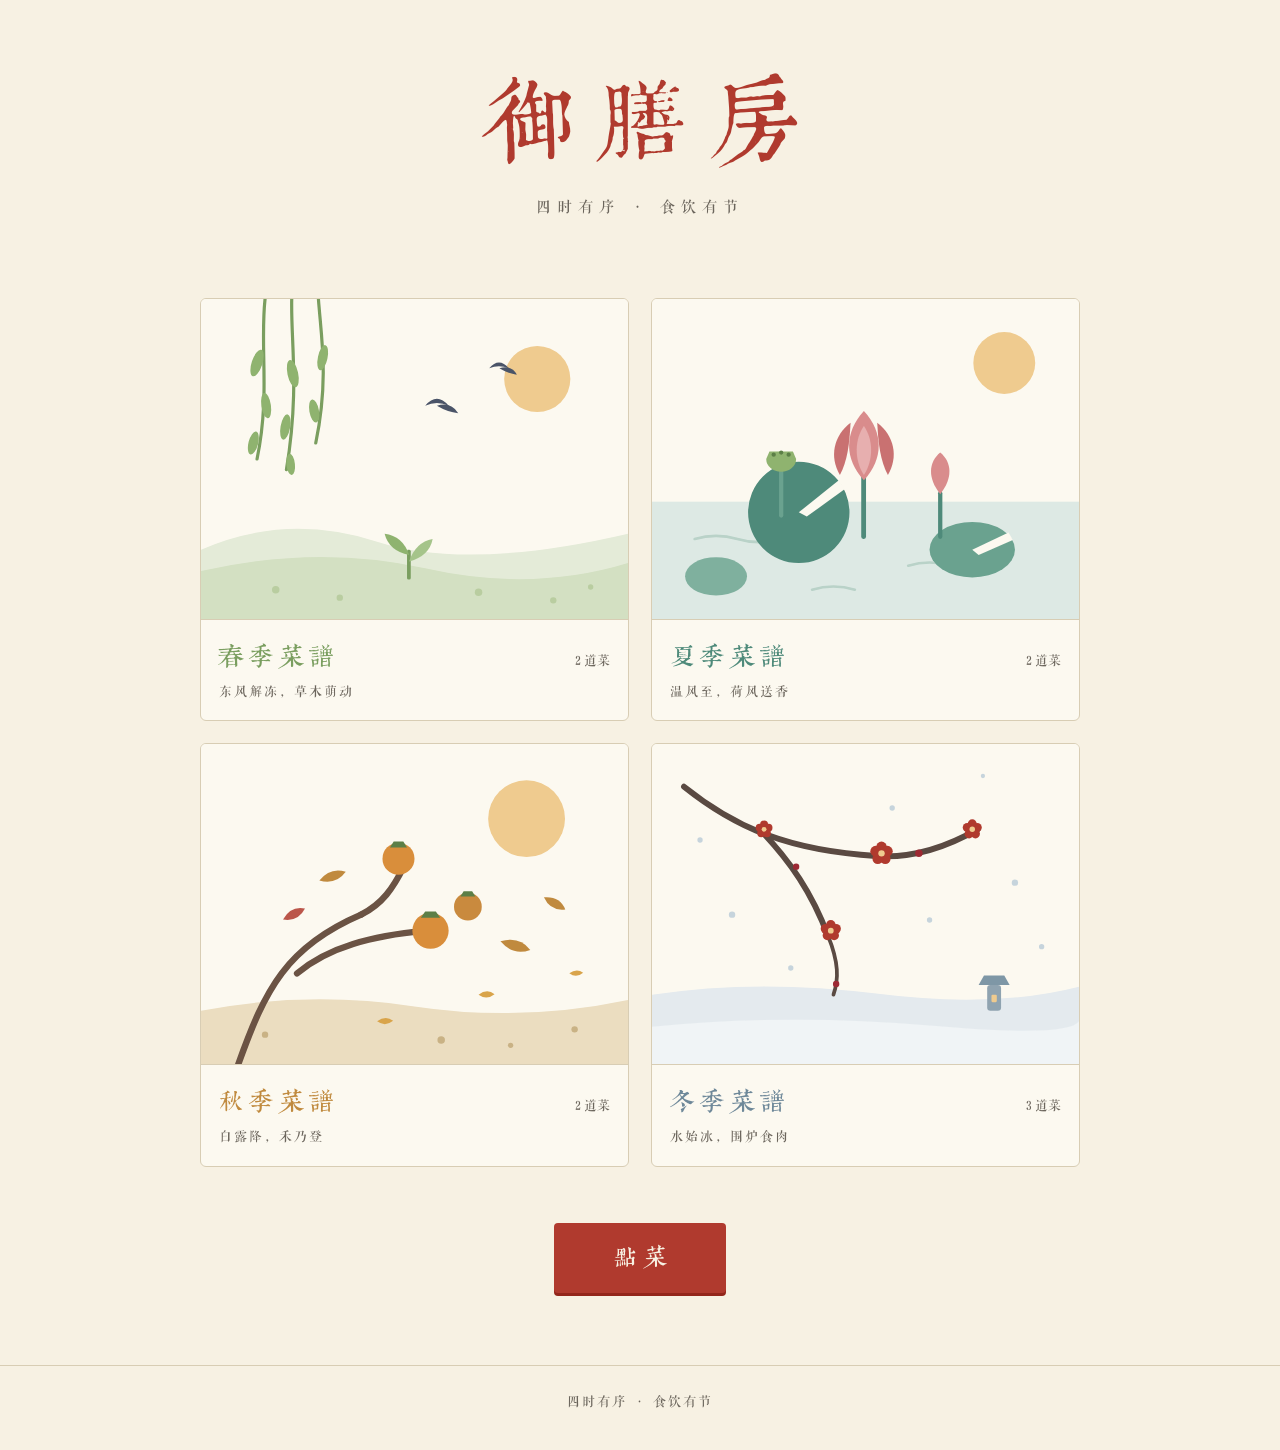
<file: index.html>
<!DOCTYPE html>
<html lang="zh-CN">
<head>
<meta charset="UTF-8">
<meta name="viewport" content="width=device-width, initial-scale=1.0">
<title>御膳房 · 四季家宴</title>
<link rel="stylesheet" href="css/style.css">
</head>
<body>
<div class="wrap">
  <header class="hero">
    <h1>御膳房</h1>
    <p class="hero-sub">四时有序 · 食饮有节</p>
  </header>

  <main class="seasons" id="seasons"></main>

  <div class="order-entry">
    <a class="btn" href="order.html">點菜</a>
  </div>
</div>

<div id="footer"></div>

<script src="js/data.js"></script>
<script src="js/common.js"></script>
<script>
document.getElementById('footer').innerHTML = footerHTML();

const box = document.getElementById('seasons');
box.innerHTML = SEASONS.map(s => {
  const n = dishesOfSeason(s.id).length;
  return '<a class="season-card" href="season.html?s=' + s.id + '">' +
    '<img src="' + s.illo + '" alt="' + s.name + '">' +
    '<div class="season-meta">' +
      '<div><div class="season-name" style="color:' + s.color + '">' + s.nameKx + '</div>' +
      '<div class="season-sub">' + s.sub + '</div></div>' +
      '<div class="season-count">' + n + ' 道菜</div>' +
    '</div></a>';
}).join('');
</script>
</body>
</html>
</file>
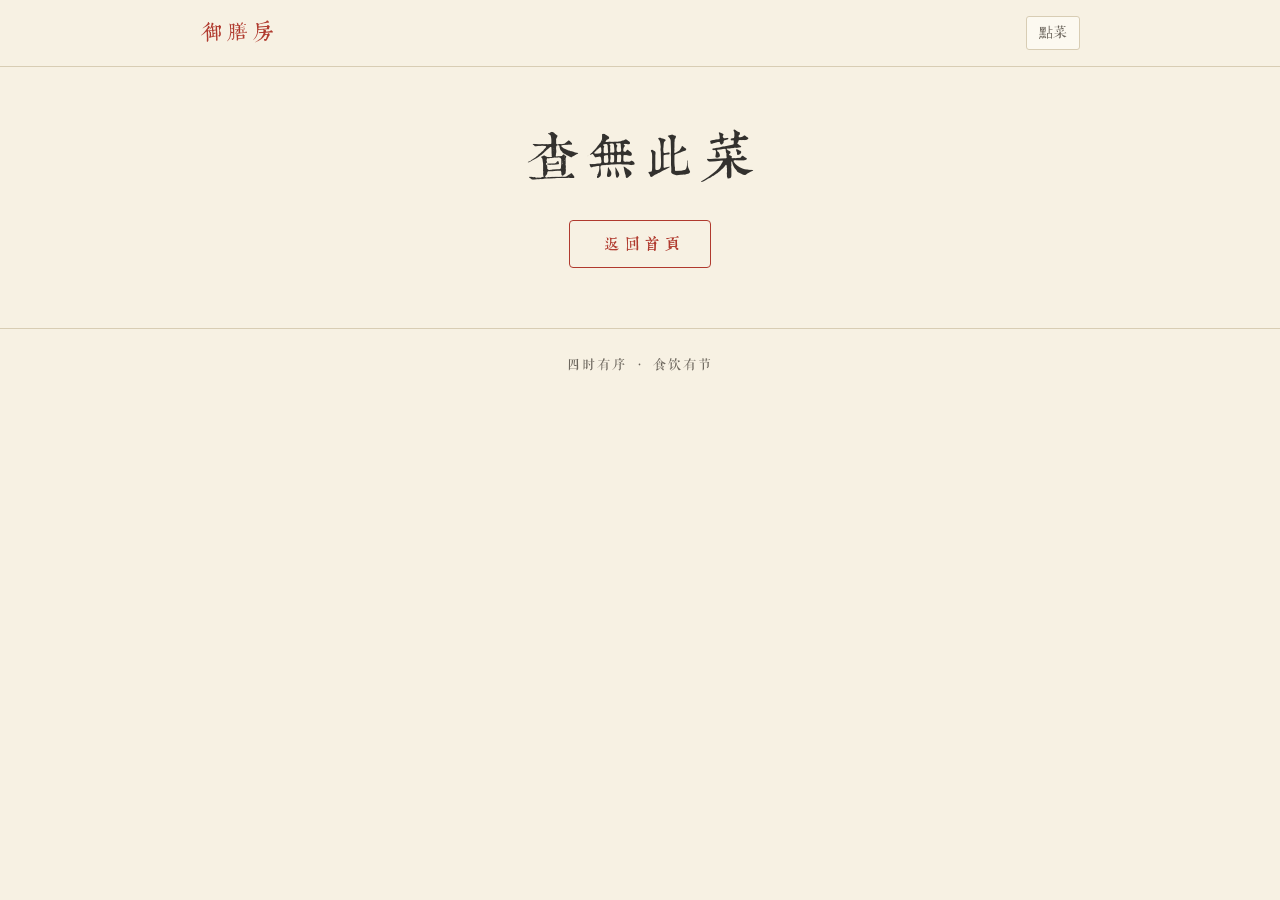
<file: dish.html>
<!DOCTYPE html>
<html lang="zh-CN">
<head>
<meta charset="UTF-8">
<meta name="viewport" content="width=device-width, initial-scale=1.0">
<title>御膳房 · 菜品</title>
<link rel="stylesheet" href="css/style.css">
</head>
<body>
<div id="topbar"></div>
<div class="wrap" id="main"></div>
<div id="footer"></div>

<script src="js/data.js"></script>
<script src="js/common.js"></script>
<script>
document.getElementById('topbar').innerHTML = topbarHTML('<a class="nav-link" href="order.html">點菜</a>');
document.getElementById('footer').innerHTML = footerHTML();

const d = dishById(param('id'));
const main = document.getElementById('main');

if (!d) {
  main.innerHTML = '<div class="page-head"><h2>查無此菜</h2></div>' +
    '<div class="back-row"><a class="btn ghost" href="index.html">返回首頁</a></div>';
} else {
  const s = seasonById(d.season);
  document.title = '御膳房 · ' + d.name;
  const sections = d.sections.map(sec => {
    const tag = sec.ordered ? 'ol' : 'ul';
    const items = sec.items.map(it => '<li>' + it + '</li>').join('');
    return '<section class="recipe-section"><h3>' + kangxiTitle(sec.title) + '</h3>' +
      '<' + tag + '>' + items + '</' + tag + '></section>';
  }).join('');
  main.innerHTML =
    '<div class="dish-hero">' + coverHTML(d) + '</div>' +
    '<h2 class="dish-title">' + d.nameKx + '</h2>' +
    '<p class="dish-brief">' + d.brief + '</p>' +
    sections +
    '<div class="back-row"><a class="btn ghost" href="season.html?s=' + s.id + '">返回' + s.nameKx + '</a></div>';
}
</script>
</body>
</html>
</file>
<file: css/style.css>
/* 御膳房 · 样式
   配色取自中国传统色：
   宣纸 #F7F1E3（底）、朱砂 #B03A2E（主）、胭脂 #9D2933（辅）、
   黛蓝 #4A5468、墨 #33312E、松花绿 #7A9E5F（春）、
   荷青 #4E8A7A（夏）、秋香 #C08A3E（秋）、月白蓝 #6E8899（冬） */

:root {
  --paper: #F7F1E3;
  --paper-deep: #EFE6D2;
  --ink: #33312E;
  --ink-soft: #6B655C;
  --cinnabar: #B03A2E;
  --cinnabar-deep: #93261B;
  --line: #D8CDB4;
  --card: #FCF9F0;
}

* { margin: 0; padding: 0; box-sizing: border-box; }

@font-face {
  font-family: 'Kangxi';
  src: url('../fonts/kangxi-subset.woff2') format('woff2');
  font-display: swap;
}
@font-face {
  font-family: 'YueSong';
  src: url('../fonts/yuesong-subset.woff2') format('woff2');
  font-display: swap;
}

html { -webkit-text-size-adjust: 100%; }

body {
  background: var(--paper);
  color: var(--ink);
  font-family: 'YueSong', 'Songti SC', 'SimSun', serif;
  line-height: 1.9;
  font-size: 16px;
}

h1, h2, h3, .kx { font-family: 'Kangxi', 'YueSong', 'Songti SC', serif; font-weight: normal; }

a { color: inherit; text-decoration: none; }

.wrap { max-width: 920px; margin: 0 auto; padding: 0 20px; }

/* ── 顶栏 ─────────────────────────── */
.topbar {
  border-bottom: 1px solid var(--line);
  background: var(--paper);
  position: sticky; top: 0; z-index: 10;
}
.topbar-inner {
  max-width: 920px; margin: 0 auto; padding: 12px 20px;
  display: flex; align-items: center; justify-content: space-between;
}
.brand {
  font-family: 'Kangxi', serif;
  font-size: 22px;
  color: var(--cinnabar);
  letter-spacing: 4px;
}
.nav-link {
  font-size: 14px; color: var(--ink-soft);
  border: 1px solid var(--line); border-radius: 3px;
  padding: 3px 12px; background: var(--card);
}
.nav-link:hover { color: var(--cinnabar); border-color: var(--cinnabar); }

/* ── 主页 ─────────────────────────── */
.hero { text-align: center; padding: 64px 20px 40px; }
.hero h1 {
  font-size: clamp(56px, 12vw, 96px);
  color: var(--cinnabar);
  letter-spacing: 18px;
  text-indent: 18px;
  line-height: 1.2;
}
.hero-sub {
  margin-top: 14px;
  color: var(--ink-soft);
  letter-spacing: 6px;
  font-size: 15px;
}
.seal {
  display: inline-block;
  margin-top: 22px;
  padding: 4px 8px;
  background: var(--cinnabar);
  color: var(--paper);
  font-family: 'Kangxi', serif;
  font-size: 15px;
  letter-spacing: 2px;
  border-radius: 3px;
  box-shadow: 1px 1px 0 rgba(0,0,0,.12);
  transform: rotate(-2deg);
}

.seasons {
  display: grid;
  grid-template-columns: 1fr 1fr;
  gap: 22px;
  padding: 36px 0 12px;
}
.season-card {
  background: var(--card);
  border: 1px solid var(--line);
  border-radius: 6px;
  overflow: hidden;
  transition: transform .25s ease, box-shadow .25s ease;
  display: block;
}
.season-card:hover { transform: translateY(-4px); box-shadow: 0 8px 24px rgba(51,49,46,.10); }
.season-card img { width: 100%; display: block; aspect-ratio: 4 / 3; object-fit: cover; }
.season-meta {
  display: flex; align-items: baseline; justify-content: space-between;
  padding: 14px 18px 16px;
  border-top: 1px solid var(--line);
}
.season-name { font-family: 'Kangxi', serif; font-size: 24px; letter-spacing: 6px; }
.season-sub { font-size: 13px; color: var(--ink-soft); letter-spacing: 2px; }
.season-count { font-size: 13px; color: var(--ink-soft); }

/* ── 点菜按钮 ─────────────────────── */
.order-entry { text-align: center; padding: 44px 0 72px; }
.btn {
  display: inline-block;
  font-family: 'Kangxi', serif;
  font-size: 22px;
  letter-spacing: 8px;
  text-indent: 8px;
  color: var(--paper);
  background: var(--cinnabar);
  padding: 14px 52px;
  border-radius: 4px;
  border: none;
  cursor: pointer;
  box-shadow: 0 3px 0 var(--cinnabar-deep);
  transition: transform .15s ease, box-shadow .15s ease;
}
.btn:hover { transform: translateY(-2px); box-shadow: 0 5px 0 var(--cinnabar-deep); }
.btn:active { transform: translateY(1px); box-shadow: 0 1px 0 var(--cinnabar-deep); }
.btn:disabled { opacity: .45; cursor: not-allowed; transform: none; }
.btn.ghost {
  background: transparent; color: var(--cinnabar);
  border: 1px solid var(--cinnabar); box-shadow: none;
  font-size: 16px; letter-spacing: 4px; padding: 8px 26px;
}

/* ── 页头（内页） ──────────────────── */
.page-head { text-align: center; padding: 44px 20px 8px; }
.page-head h2 {
  font-size: clamp(34px, 7vw, 48px);
  letter-spacing: 10px; text-indent: 10px;
}
.page-head .sub { margin-top: 8px; color: var(--ink-soft); font-size: 14px; letter-spacing: 3px; }
.page-head .season-illo { width: min(420px, 80%); margin: 18px auto 0; display: block; }

/* ── 菜品卡片 ─────────────────────── */
.dish-grid {
  display: grid;
  grid-template-columns: repeat(auto-fill, minmax(240px, 1fr));
  gap: 20px;
  padding: 30px 0 60px;
}
.dish-card {
  background: var(--card);
  border: 1px solid var(--line);
  border-radius: 6px;
  overflow: hidden;
  transition: transform .25s ease, box-shadow .25s ease;
}
.dish-card:hover { transform: translateY(-3px); box-shadow: 0 6px 18px rgba(51,49,46,.10); }
.cover, .cover-ph {
  width: 100%; aspect-ratio: 4 / 3; display: block; object-fit: cover;
}
.cover-ph {
  display: flex; align-items: center; justify-content: center;
  background: var(--paper-deep);
  font-family: 'Kangxi', serif;
  font-size: 54px;
  color: var(--ink-soft);
  letter-spacing: 8px;
}
.dish-card .info { padding: 14px 16px 16px; border-top: 1px solid var(--line); }
.dish-card .name { font-family: 'Kangxi', serif; font-size: 20px; letter-spacing: 3px; }
.dish-card .brief { margin-top: 6px; font-size: 13px; color: var(--ink-soft); line-height: 1.8; }

/* ── 菜品详情 ─────────────────────── */
.dish-hero { padding-top: 36px; }
.dish-hero .cover, .dish-hero .cover-ph { border: 1px solid var(--line); border-radius: 6px; aspect-ratio: 16 / 9; }
.dish-hero .cover-ph { font-size: 72px; }
.dish-title { text-align: center; margin: 28px 0 4px; font-size: clamp(32px, 6vw, 44px); letter-spacing: 8px; }
.dish-brief { text-align: center; color: var(--ink-soft); font-size: 15px; margin-bottom: 30px; }

.recipe-section { margin-bottom: 30px; }
.recipe-section h3 {
  font-size: 21px; letter-spacing: 5px; color: var(--cinnabar);
  border-left: 4px solid var(--cinnabar);
  padding-left: 12px; margin-bottom: 12px;
}
.recipe-section ul, .recipe-section ol { padding-left: 1.4em; }
.recipe-section li { margin-bottom: 8px; }
.recipe-section ul li::marker { color: var(--cinnabar); }
.recipe-section ol li::marker { color: var(--cinnabar); font-family: 'Kangxi', serif; }

.back-row { padding: 10px 0 60px; text-align: center; }

/* ── 点菜页 ───────────────────────── */
.order-group { margin: 26px 0 8px; }
.order-group-title {
  font-family: 'Kangxi', serif; font-size: 20px; letter-spacing: 5px;
  padding-bottom: 6px; border-bottom: 1px solid var(--line);
  margin-bottom: 14px;
}
.order-grid {
  display: grid;
  grid-template-columns: repeat(auto-fill, minmax(200px, 1fr));
  gap: 14px;
}
.order-item {
  display: flex; align-items: center; gap: 12px;
  background: var(--card); border: 1px solid var(--line);
  border-radius: 6px; padding: 10px 12px;
  cursor: pointer; user-select: none;
  transition: border-color .15s ease, background .15s ease;
}
.order-item:hover { border-color: var(--cinnabar); }
.order-item.checked { border-color: var(--cinnabar); background: #FBF3E4; }
.order-item .thumb {
  width: 56px; height: 56px; border-radius: 4px; flex: none;
  object-fit: cover; background: var(--paper-deep);
  display: flex; align-items: center; justify-content: center;
  font-family: 'Kangxi', serif; font-size: 24px; color: var(--ink-soft);
  overflow: hidden;
}
.order-item .thumb img { width: 100%; height: 100%; object-fit: cover; }
.order-item .dname { font-size: 15px; letter-spacing: 1px; flex: 1; }
.order-item .tick {
  width: 20px; height: 20px; flex: none;
  border: 1px solid var(--line); border-radius: 50%;
  display: flex; align-items: center; justify-content: center;
  font-size: 13px; color: transparent;
}
.order-item.checked .tick { background: var(--cinnabar); border-color: var(--cinnabar); color: #fff; }

.order-bar {
  position: sticky; bottom: 0; z-index: 20;
  background: var(--paper);
  border-top: 1px solid var(--line);
  padding: 14px 20px calc(14px + env(safe-area-inset-bottom));
}
.order-bar-inner {
  max-width: 920px; margin: 0 auto;
  display: flex; align-items: center; gap: 14px; flex-wrap: wrap;
}
.order-count { font-size: 15px; color: var(--ink-soft); flex: 1; }
.order-count b { color: var(--cinnabar); font-family: 'Kangxi', serif; }
.date-row { display: flex; align-items: center; gap: 8px; font-size: 14px; color: var(--ink-soft); }
.date-row input {
  font-family: 'YueSong', serif; font-size: 14px;
  background: var(--card); color: var(--ink);
  border: 1px solid var(--line); border-radius: 4px; padding: 5px 8px;
}
.order-bar .btn { font-size: 17px; padding: 10px 34px; letter-spacing: 5px; text-indent: 5px; }

/* ── 菜单图弹窗 ───────────────────── */
.modal-mask {
  position: fixed; inset: 0; z-index: 50;
  background: rgba(51,49,46,.55);
  display: none;
  align-items: center; justify-content: center;
  padding: 20px;
}
.modal-mask.show { display: flex; }
.menu-modal {
  background: var(--paper);
  border-radius: 6px;
  max-width: 460px; width: 100%;
  max-height: 92vh; overflow: auto;
  padding: 18px;
  text-align: center;
}
.menu-modal img { width: 100%; border: 1px solid var(--line); border-radius: 4px; display: block; }
.menu-actions { margin-top: 14px; display: flex; gap: 12px; justify-content: center; }
.hint { margin-top: 10px; font-size: 12px; color: var(--ink-soft); }

/* ── 页脚 ─────────────────────────── */
.footer {
  border-top: 1px solid var(--line);
  text-align: center;
  padding: 24px 20px 36px;
  font-size: 13px; color: var(--ink-soft);
  letter-spacing: 2px;
}

@media (max-width: 640px) {
  .seasons { grid-template-columns: 1fr; }
  .hero { padding: 48px 20px 30px; }
}
</file>
